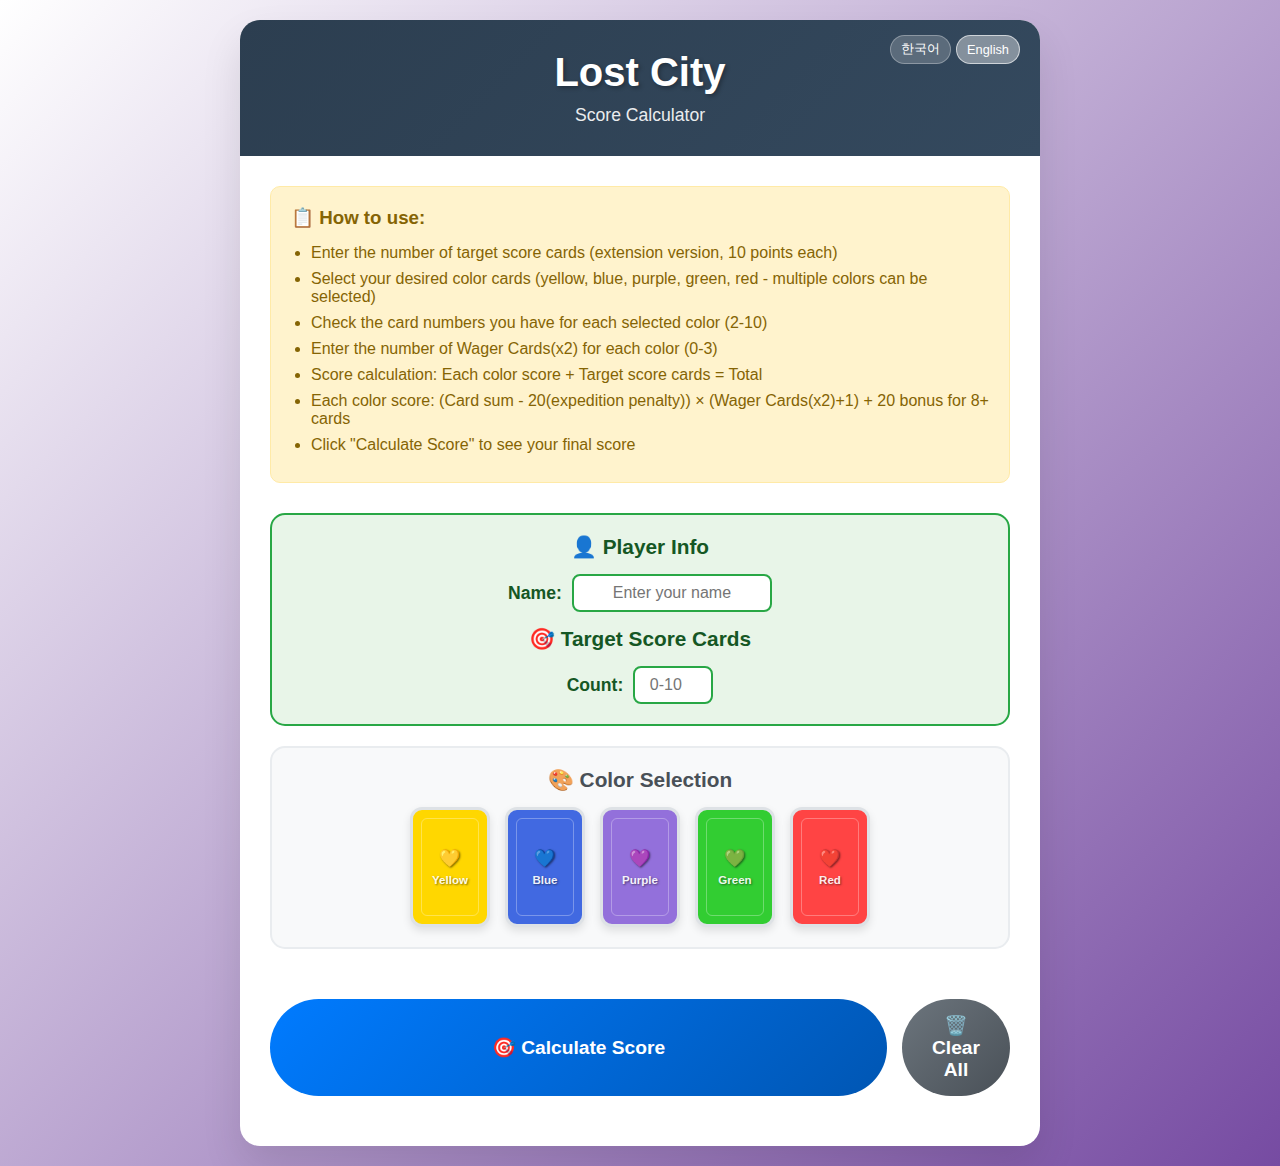
<file: index.html>
<!DOCTYPE html>
<html lang="en">
<head>
    <meta charset="UTF-8">
    <meta name="viewport" content="width=device-width, initial-scale=1.0">
    <title>로스트시티 점수 계산기</title>
    <style>
    * {
        margin: 0;
        padding: 0;
        box-sizing: border-box;
    }

    body {
        font-family: 'Segoe UI', Tahoma, Geneva, Verdana, sans-serif;
        background: linear-gradient(135deg, white 0%, #764ba2 100%);
        min-height: 100vh;
        padding: 20px;
    }

    .container {
        max-width: 800px;
        margin: 0 auto;
        background: white;
        border-radius: 20px;
        box-shadow: 0 20px 40px rgba(0,0,0,0.1);
        overflow: hidden;
    }

    .header {
        background: linear-gradient(135deg, #2c3e50 0%, #34495e 100%);
        color: white;
        padding: 30px;
        text-align: center;
        position: relative;
    }

    .language-toggle {
        position: absolute;
        top: 15px;
        right: 20px;
        display: flex;
        gap: 5px;
    }

    .lang-btn {
        background: rgba(255, 255, 255, 0.2);
        color: white;
        border: 1px solid rgba(255, 255, 255, 0.3);
        padding: 5px 10px;
        border-radius: 15px;
        font-size: 0.8em;
        cursor: pointer;
        transition: all 0.3s ease;
    }

    .lang-btn:hover {
        background: rgba(255, 255, 255, 0.3);
    }

    .lang-btn.active {
        background: rgba(255, 255, 255, 0.4);
        border-color: rgba(255, 255, 255, 0.6);
    }

    .header h1 {
        font-size: 2.5em;
        margin-bottom: 10px;
        text-shadow: 2px 2px 4px rgba(0,0,0,0.3);
    }

    .header p {
        font-size: 1.1em;
        opacity: 0.9;
    }

    .content {
        padding: 30px;
    }

    .instructions {
        background: #fff3cd;
        border: 1px solid #ffeaa7;
        border-radius: 10px;
        padding: 20px;
        margin-bottom: 30px;
    }

    .instructions h3 {
        color: #856404;
        margin-bottom: 15px;
    }

    .instructions ul {
        color: #856404;
        padding-left: 20px;
    }

    .instructions li {
        margin-bottom: 8px;
    }

    .bonus-cards-section {
        background: #e8f5e8;
        border: 2px solid #28a745;
        border-radius: 15px;
        padding: 20px;
        margin-bottom: 20px;
    }

    .bonus-cards-section h3 {
        color: #155724;
        margin-bottom: 15px;
        text-align: center;
        font-size: 1.3em;
    }

    .bonus-input {
        display: flex;
        align-items: center;
        justify-content: center;
        gap: 10px;
    }

    .bonus-input label {
        font-weight: 600;
        color: #155724;
        font-size: 1.1em;
    }

    .bonus-input input {
        padding: 8px 12px;
        border: 2px solid #28a745;
        border-radius: 8px;
        font-size: 16px;
        text-align: center;
        transition: border-color 0.3s ease;
    }

    .bonus-input input[type="number"] {
        width: 5rem;
    }

    .bonus-input input[type="text"] {
        width: 200px;
    }

    .bonus-input input:focus {
        outline: none;
        border-color: #007bff;
        box-shadow: 0 0 0 3px rgba(0,123,255,0.1);
    }

    .color-selector {
        background: #f8f9fa;
        border: 2px solid #e9ecef;
        border-radius: 15px;
        padding: 20px;
        margin-bottom: 20px;
        text-align: center;
    }

    .color-selector h3 {
        color: #495057;
        margin-bottom: 15px;
        font-size: 1.3em;
    }

    .color-buttons {
        display: flex;
        justify-content: center;
        gap: 15px;
        flex-wrap: wrap;
    }

    .color-btn {
        width: 80px;
        height: 120px;
        border: 3px solid #dee2e6;
        border-radius: 12px;
        font-size: 0.9em;
        font-weight: 600;
        cursor: pointer;
        transition: all 0.3s ease;
        color: white;
        text-shadow: 1px 1px 2px rgba(0,0,0,0.5);
        display: flex;
        flex-direction: column;
        align-items: center;
        justify-content: center;
        position: relative;
        box-shadow: 0 4px 8px rgba(0,0,0,0.1);
    }

    .color-btn:hover {
        transform: translateY(-3px) rotate(2deg);
        box-shadow: 0 8px 16px rgba(0,0,0,0.2);
        border-color: #655b00;
    }

    .color-btn.active {
        border-color: #000000;
        box-shadow: 0 0 0 3px rgba(69, 67, 24, 0.3), 0 8px 16px rgba(221, 226, 175, 0.2);
        transform: translateY(-3px) rotate(-2deg) scale(1.05);
    }

    .color-btn::before {
        content: '';
        position: absolute;
        top: 8px;
        left: 8px;
        right: 8px;
        bottom: 8px;
        border: 1px solid rgba(255,255,255,0.3);
        border-radius: 6px;
        pointer-events: none;
    }

    .color-btn .card-number {
        font-size: 1.2em;
        font-weight: bold;
        margin-bottom: 5px;
    }

    .color-btn .card-suit {
        font-size: 0.8em;
        opacity: 0.9;
    }

    .card-inputs {
        display: grid;
        grid-template-columns: 1fr;
        gap: 20px;
        margin-bottom: 30px;
    }

    .expedition {
        background: #f8f9fa;
        border-radius: 15px;
        padding: 20px;
        border: 2px solid #e9ecef;
        transition: all 0.3s ease;
    }

    .expedition:hover {
        border-color: #007bff;
        transform: translateY(-2px);
        box-shadow: 0 5px 15px rgba(0,0,0,0.1);
    }

    .expedition h3 {
        color: #495057;
        margin-bottom: 20px;
        text-align: center;
        font-size: 1.3em;
    }

    .investment-input {
        display: flex;
        align-items: center;
        justify-content: center;
        gap: 10px;
        margin-top: 15px;
    }

    .investment-input label {
        font-weight: 600;
        color: #495057;
    }

    .investment-input input {
        width: 5rem;
        padding: 8px 12px;
        border: 2px solid #dee2e6;
        border-radius: 8px;
        font-size: 16px;
        text-align: center;
        transition: border-color 0.3s ease;
    }

    .card-checkboxes {
        display: grid;
        grid-template-columns: repeat(5, 1fr);
        gap: 8px;
        margin-bottom: 15px;
    }

    .card-checkbox {
        display: flex;
        flex-direction: column;
        align-items: center;
        gap: 5px;
    }

    .card-checkbox input[type="checkbox"] {
        width: 20px;
        height: 20px;
        cursor: pointer;
    }

    .card-checkbox label {
        font-size: 0.9em;
        font-weight: 600;
        color: #495057;
        text-align: center;
        cursor: pointer;
    }

    .button-group {
        display: flex;
        gap: 15px;
        margin-bottom: 20px;
    }

    .calculate-btn {
        background: linear-gradient(135deg, #007bff 0%, #0056b3 100%);
        color: white;
        border: none;
        padding: 15px 30px;
        font-size: 1.2em;
        border-radius: 50px;
        cursor: pointer;
        transition: all 0.3s ease;
        width: 100%;
        font-weight: 600;
    }

    .calculate-btn:hover {
        transform: translateY(-2px);
        box-shadow: 0 10px 25px rgba(0,123,255,0.3);
    }

    .calculate-btn:active {
        transform: translateY(0);
    }

    .clear-btn {
        background: linear-gradient(135deg, #6c757d 0%, #495057 100%);
        color: white;
        border: none;
        padding: 15px 30px;
        font-size: 1.2em;
        border-radius: 50px;
        cursor: pointer;
        transition: all 0.3s ease;
        flex: 1;
        font-weight: 600;
    }

    .clear-btn:hover {
        transform: translateY(-2px);
        box-shadow: 0 10px 25px rgba(108,117,125,0.3);
    }

    .clear-btn:active {
        transform: translateY(0);
    }

    .error {
        background: #f8d7da;
        border: 1px solid #f5c6cb;
        color: #721c24;
        padding: 15px;
        border-radius: 10px;
        margin-top: 20px;
        display: none;
    }

    .error.show {
        display: block;
    }

    .results {
        background: #e8f5e8;
        border: 2px solid #28a745;
        border-radius: 15px;
        padding: 20px;
        margin-top: 20px;
        display: none;
    }

    .results.show {
        display: block;
        animation: slideIn 0.5s ease;
    }

    @keyframes slideIn {
        from {
            opacity: 0;
            transform: translateY(-20px);
        }
        to {
            opacity: 1;
            transform: translateY(0);
        }
    }

    .score-breakdown {
        margin-top: 15px;
    }

    .score-item {
        display: flex;
        justify-content: space-between;
        padding: 8px 0;
        border-bottom: 1px solid #c3e6c3;
    }

    .score-item:last-child {
        border-bottom: none;
    }

    .total-score {
        font-size: 1.5em;
        font-weight: bold;
        color: #155724;
        text-align: center;
        margin-top: 15px;
        padding: 15px;
        background: #d4edda;
        border-radius: 10px;
    }

    .leaderboard {
        background: #fff9e6;
        border: 2px solid #ffd700;
        border-radius: 15px;
        padding: 20px;
        margin-top: 20px;
    }

    .leaderboard h3 {
        color: #856404;
        margin: 0;
        font-size: 1.3em;
    }

    .clear-history-btn {
        background: #dc3545;
        color: white;
        border: none;
        padding: 8px 16px;
        border-radius: 8px;
        cursor: pointer;
        font-size: 0.9em;
        transition: all 0.3s ease;
    }

    .clear-history-btn:hover {
        background: #c82333;
        transform: translateY(-2px);
    }

    .leaderboard-list {
        margin-top: 15px;
    }

    .leaderboard-item {
        display: grid;
        grid-template-columns: 40px 1fr 80px 120px;
        gap: 10px;
        padding: 12px;
        background: white;
        border-radius: 8px;
        margin-bottom: 8px;
        align-items: center;
        transition: all 0.3s ease;
        border: 2px solid transparent;
    }

    .leaderboard-item:hover {
        transform: translateX(5px);
        border-color: #ffd700;
        box-shadow: 0 2px 8px rgba(255, 215, 0, 0.3);
    }

    .leaderboard-item.rank-1 {
        background: linear-gradient(135deg, #ffd700 0%, #ffed4e 100%);
        border-color: #d4af37;
    }

    .leaderboard-item.rank-2 {
        background: linear-gradient(135deg, #c0c0c0 0%, #e8e8e8 100%);
        border-color: #a8a8a8;
    }

    .leaderboard-item.rank-3 {
        background: linear-gradient(135deg, #cd7f32 0%, #e89e6d 100%);
        border-color: #b5692d;
    }

    .rank-number {
        font-size: 1.4em;
        font-weight: bold;
        color: #495057;
        text-align: center;
    }

    .rank-1 .rank-number {
        color: #b8860b;
    }

    .rank-2 .rank-number {
        color: #6c757d;
    }

    .rank-3 .rank-number {
        color: #8b4513;
    }

    .player-name {
        font-weight: 600;
        color: #495057;
        overflow: hidden;
        text-overflow: ellipsis;
        white-space: nowrap;
    }

    .rank-1 .player-name {
        color: #7d5f00;
    }

    .rank-2 .player-name {
        color: #495057;
    }

    .rank-3 .player-name {
        color: #6d3410;
    }

    .score-value {
        font-size: 1.2em;
        font-weight: bold;
        color: #28a745;
        text-align: right;
    }

    .rank-1 .score-value {
        color: #7d5f00;
    }

    .rank-2 .score-value {
        color: #495057;
    }

    .rank-3 .score-value {
        color: #6d3410;
    }

    .timestamp {
        font-size: 0.85em;
        color: #6c757d;
        text-align: right;
    }

    /* Responsive Design */
    @media (max-width: 768px) {
        .card-checkboxes {
            grid-template-columns: repeat(3, 1fr);
            gap: 12px;
        }
        
        .header h1 {
            font-size: 2em;
        }
        
        .content {
            padding: 20px;
        }
        
        .expedition {
            padding: 15px;
        }
        
        .card-checkbox label {
            font-size: 0.8em;
        }

        .leaderboard-item {
            grid-template-columns: 30px 1fr 70px;
            gap: 8px;
        }

        .timestamp {
            display: none;
        }
    }

    @media (max-width: 480px) {
        .card-checkboxes {
            grid-template-columns: repeat(2, 1fr);
            gap: 15px;
        }
        
        .header h1 {
            font-size: 1.8em;
        }
        
        .container {
            margin: 10px;
        }
    }
    </style>
</head>
<body>
    <div class="container">
        <div class="header">
            <div class="language-toggle">
                <button class="lang-btn" id="lang-kr">한국어</button>
                <button class="lang-btn" id="lang-en">English</button>
            </div>
            <h1 data-kr="로스트시티" data-en="Lost City">로스트시티</h1>
            <p data-kr="점수 계산" data-en="Score Calculator">점수 계산</p>
        </div>
        <!--TODO 한국어변환 -->
        <div class="content">
            <div class="instructions">
                <h3 data-kr="📋 사용법:" data-en="📋 How to use:">📋 사용법:</h3>
                <ul>
                    <li data-kr="목표점수 카드 개수를 입력하세요 (확장판, 개당 10점)" data-en="Enter the number of target score cards (extension version, 10 points each)">목표점수 카드 개수를 입력하세요 (색상과 무관한 별개 카드, 개당 10점)</li>
                    <li data-kr="원하는 색상 카드들을 선택하세요 (노랑, 파랑, 보라, 초록, 빨강 중 여러 색상 동시 선택 가능)" data-en="Select your desired color cards (yellow, blue, purple, green, red - multiple colors can be selected)">원하는 색상 카드들을 선택하세요 (노랑, 파랑, 보라, 초록, 빨강 중 여러 색상 동시 선택 가능)</li>
                    <li data-kr="선택한 각 색상의 카드 번호를 체크하세요 (2-10)" data-en="Check the card numbers you have for each selected color (2-10)">선택한 각 색상의 카드 번호를 체크하세요 (2-10)</li>
                    <li data-kr="각 색상의 연구 카드(x2) 개수를 입력하세요 (0-3)" data-en="Enter the number of Wager Cards(x2) for each color (0-3)">각 색상의 연구 카드(Wager Cards(x2)) 개수를 입력하세요 (0-3)</li>
                    <li data-kr="점수 계산: 각 색상별 점수 + 목표점수 카드 점수 = 총점" data-en="Score calculation: Each color score + Target score cards = Total">점수 계산: 각 색상별 점수 + 목표점수 카드 점수 = 총점</li>
                    <li data-kr="각 색상 점수: (카드 합계 - 20(탐험 페널티)) × (연구카드+1) + 8장 이상 보너스 20점" data-en="Each color score: (Card sum - 20(expedition penalty)) × (Wager Cards(x2)+1) + 20 bonus for 8+ cards">각 색상 점수: 카드 합계 - 20(탐험 페널티) × (연구카드+1) + 8장 이상 보너스 20점</li>
                    <li data-kr="&quot;점수 계산&quot; 버튼을 클릭하여 최종 점수를 확인하세요" data-en="Click &quot;Calculate Score&quot; to see your final score">&quot;점수 계산&quot; 버튼을 클릭하여 최종 점수를 확인하세요</li>
                </ul>
            </div>

            <div class="bonus-cards-section">
                <h3 data-kr="👤 플레이어 정보" data-en="👤 Player Info">👤 플레이어 정보</h3>
                <div class="bonus-input" style="margin-bottom: 15px;">
                    <label for="player-name" data-kr="이름:" data-en="Name:">이름:</label>
                    <input type="text" id="player-name" placeholder="이름을 입력하세요">
                </div>
                <h3 data-kr="🎯 목표점수 카드" data-en="🎯 Target Score Cards">🎯 목표점수 카드</h3>
                <div class="bonus-input">
                    <label for="target-cards" data-kr="개수:" data-en="Count:">개수:</label>
                    <input type="number" id="target-cards" min="0" max="10" placeholder="0-10">
                </div>
            </div>

            <div class="color-selector">
                <h3 data-kr="🎨 색상 선택" data-en="🎨 Color Selection">🎨 색상 선택</h3>
                <div class="color-buttons">
                    <button class="color-btn" data-color="yellow" style="background-color: #ffd700;">
                        <div class="card-number">💛</div>
                        <div class="card-suit" data-kr="노랑" data-en="Yellow">노랑</div>
                    </button>
                    <button class="color-btn" data-color="blue" style="background-color: #4169e1;">
                        <div class="card-number">💙</div>
                        <div class="card-suit" data-kr="파랑" data-en="Blue">파랑</div>
                    </button>
                    <button class="color-btn" data-color="purple" style="background-color: #9370db;">
                        <div class="card-number">💜</div>
                        <div class="card-suit" data-kr="보라" data-en="Purple">보라</div>
                    </button>
                    <button class="color-btn" data-color="green" style="background-color: #32cd32;">
                        <div class="card-number">💚</div>
                        <div class="card-suit" data-kr="초록" data-en="Green">초록</div>
                    </button>
                    <button class="color-btn" data-color="red" style="background-color: #ff4444;">
                        <div class="card-number">❤️</div>
                        <div class="card-suit" data-kr="빨강" data-en="Red">빨강</div>
                    </button>
                </div>
            </div>


            <div class="card-inputs">
                
                <div class="expedition" data-color="yellow" style="display: none;">
                    <h3 data-kr="💛 노랑 탐험" data-en="💛 Yellow Expedition">💛 Yellow Expedition</h3>
                    <div class="investment-input">
                        <label for="yellow-wager" data-kr="연구 카드(x2):" data-en="Wager Cards(x2):">연구 카드(x2):</label>
                        <input type="number" id="yellow-wager" min="0" max="3" placeholder="0-3">
                    </div>
                    <div class="card-checkboxes">
                        <div class="card-checkbox">
                            <input type="checkbox" id="yellow-2" value="2">
                            <label for="yellow-2">2</label>
                        </div>
                        <div class="card-checkbox">
                            <input type="checkbox" id="yellow-3" value="3">
                            <label for="yellow-3">3</label>
                        </div>
                        <div class="card-checkbox">
                            <input type="checkbox" id="yellow-4" value="4">
                            <label for="yellow-4">4</label>
                        </div>
                        <div class="card-checkbox">
                            <input type="checkbox" id="yellow-5" value="5">
                            <label for="yellow-5">5</label>
                        </div>
                        <div class="card-checkbox">
                            <input type="checkbox" id="yellow-6" value="6">
                            <label for="yellow-6">6</label>
                        </div>
                        <div class="card-checkbox">
                            <input type="checkbox" id="yellow-7" value="7">
                            <label for="yellow-7">7</label>
                        </div>
                        <div class="card-checkbox">
                            <input type="checkbox" id="yellow-8" value="8">
                            <label for="yellow-8">8</label>
                        </div>
                        <div class="card-checkbox">
                            <input type="checkbox" id="yellow-9" value="9">
                            <label for="yellow-9">9</label>
                        </div>
                        <div class="card-checkbox">
                            <input type="checkbox" id="yellow-10" value="10">
                            <label for="yellow-10">10</label>
                        </div>
                    </div>
                </div>
                <div class="expedition" data-color="blue" style="display: none;">
                    <h3 data-kr="💙 파랑 탐험" data-en="💙 Blue Expedition">💙 Blue Expedition</h3>
                    <div class="investment-input">
                        <label for="blue-wager" data-kr="연구 카드(x2):" data-en="Wager Cards(x2):">연구 카드(x2):</label>
                            <input type="number" id="blue-wager" min="0" max="3" placeholder="0-3">
                    </div>
                    <div class="card-checkboxes">
                        <div class="card-checkbox">
                            <input type="checkbox" id="blue-2" value="2">
                            <label for="blue-2">2</label>
                        </div>
                        <div class="card-checkbox">
                            <input type="checkbox" id="blue-3" value="3">
                            <label for="blue-3">3</label>
                        </div>
                        <div class="card-checkbox">
                            <input type="checkbox" id="blue-4" value="4">
                            <label for="blue-4">4</label>
                        </div>
                        <div class="card-checkbox">
                            <input type="checkbox" id="blue-5" value="5">
                            <label for="blue-5">5</label>
                        </div>
                        <div class="card-checkbox">
                            <input type="checkbox" id="blue-6" value="6">
                            <label for="blue-6">6</label>
                        </div>
                        <div class="card-checkbox">
                            <input type="checkbox" id="blue-7" value="7">
                            <label for="blue-7">7</label>
                        </div>
                        <div class="card-checkbox">
                            <input type="checkbox" id="blue-8" value="8">
                            <label for="blue-8">8</label>
                        </div>
                        <div class="card-checkbox">
                            <input type="checkbox" id="blue-9" value="9">
                            <label for="blue-9">9</label>
                        </div>
                        <div class="card-checkbox">
                            <input type="checkbox" id="blue-10" value="10">
                            <label for="blue-10">10</label>
                        </div>
                    </div>
                </div>

                <div class="expedition" data-color="purple" style="display: none;">
                    <h3 data-kr="💜 보라 탐험" data-en="💜 Purple Expedition">💜 Purple Expedition</h3>
                    <div class="investment-input">
                        <label for="purple-wager" data-kr="연구 카드(x2):" data-en="Wager Cards(x2):">연구 카드(x2):</label>
                        <input type="number" id="purple-wager" min="0" max="3" placeholder="0-3">
                    </div>
                    <div class="card-checkboxes">
                        <div class="card-checkbox">
                            <input type="checkbox" id="purple-2" value="2">
                            <label for="purple-2">2</label>
                        </div>
                        <div class="card-checkbox">
                            <input type="checkbox" id="purple-3" value="3">
                            <label for="purple-3">3</label>
                        </div>
                        <div class="card-checkbox">
                            <input type="checkbox" id="purple-4" value="4">
                            <label for="purple-4">4</label>
                        </div>
                        <div class="card-checkbox">
                            <input type="checkbox" id="purple-5" value="5">
                            <label for="purple-5">5</label>
                        </div>
                        <div class="card-checkbox">
                            <input type="checkbox" id="purple-6" value="6">
                            <label for="purple-6">6</label>
                        </div>
                        <div class="card-checkbox">
                            <input type="checkbox" id="purple-7" value="7">
                            <label for="purple-7">7</label>
                        </div>
                        <div class="card-checkbox">
                            <input type="checkbox" id="purple-8" value="8">
                            <label for="purple-8">8</label>
                        </div>
                        <div class="card-checkbox">
                            <input type="checkbox" id="purple-9" value="9">
                            <label for="purple-9">9</label>
                        </div>
                        <div class="card-checkbox">
                            <input type="checkbox" id="purple-10" value="10">
                            <label for="purple-10">10</label>
                        </div>
                    </div>
                </div>

                <div class="expedition" data-color="green" style="display: none;">
                    <h3 data-kr="💚 초록 탐험" data-en="💚 Green Expedition">💚 Green Expedition</h3>
                    <div class="investment-input">
                        <label for="green-wager" data-kr="연구 카드(x2):" data-en="Wager Cards(x2):">연구 카드(x2):</label>
                            <input type="number" id="green-wager" min="0" max="3" placeholder="0-3">
                    </div>
                    <div class="card-checkboxes">
                        <div class="card-checkbox">
                            <input type="checkbox" id="green-2" value="2">
                            <label for="green-2">2</label>
                        </div>
                        <div class="card-checkbox">
                            <input type="checkbox" id="green-3" value="3">
                            <label for="green-3">3</label>
                        </div>
                        <div class="card-checkbox">
                            <input type="checkbox" id="green-4" value="4">
                            <label for="green-4">4</label>
                        </div>
                        <div class="card-checkbox">
                            <input type="checkbox" id="green-5" value="5">
                            <label for="green-5">5</label>
                        </div>
                        <div class="card-checkbox">
                            <input type="checkbox" id="green-6" value="6">
                            <label for="green-6">6</label>
                        </div>
                        <div class="card-checkbox">
                            <input type="checkbox" id="green-7" value="7">
                            <label for="green-7">7</label>
                        </div>
                        <div class="card-checkbox">
                            <input type="checkbox" id="green-8" value="8">
                            <label for="green-8">8</label>
                        </div>
                        <div class="card-checkbox">
                            <input type="checkbox" id="green-9" value="9">
                            <label for="green-9">9</label>
                        </div>
                        <div class="card-checkbox">
                            <input type="checkbox" id="green-10" value="10">
                            <label for="green-10">10</label>
                        </div>
                    </div>
                </div>

                <div class="expedition" data-color="red" style="display: none;">
                    <h3 data-kr="❤️ 빨강 탐험" data-en="❤️ Red Expedition">❤️ Red Expedition</h3>
                    <div class="investment-input">
                        <label for="red-wager" data-kr="연구 카드(x2):" data-en="Wager Cards(x2):">연구 카드(x2):</label>
                        <input type="number" id="red-wager" min="0" max="3" placeholder="0-3">
                    </div>
                    <div class="card-checkboxes">
                        <div class="card-checkbox">
                            <input type="checkbox" id="red-2" value="2">
                            <label for="red-2">2</label>
                        </div>
                        <div class="card-checkbox">
                            <input type="checkbox" id="red-3" value="3">
                            <label for="red-3">3</label>
                        </div>
                        <div class="card-checkbox">
                            <input type="checkbox" id="red-4" value="4">
                            <label for="red-4">4</label>
                        </div>
                        <div class="card-checkbox">
                            <input type="checkbox" id="red-5" value="5">
                            <label for="red-5">5</label>
                        </div>
                        <div class="card-checkbox">
                            <input type="checkbox" id="red-6" value="6">
                            <label for="red-6">6</label>
                        </div>
                        <div class="card-checkbox">
                            <input type="checkbox" id="red-7" value="7">
                            <label for="red-7">7</label>
                        </div>
                        <div class="card-checkbox">
                            <input type="checkbox" id="red-8" value="8">
                            <label for="red-8">8</label>
                        </div>
                        <div class="card-checkbox">
                            <input type="checkbox" id="red-9" value="9">
                            <label for="red-9">9</label>
                        </div>
                        <div class="card-checkbox">
                            <input type="checkbox" id="red-10" value="10">
                            <label for="red-10">10</label>
                        </div>
                    </div>
                </div>

            </div>

            <div class="button-group">
                <button class="calculate-btn" onclick="calculateScore()" data-kr="🎯 점수 계산" data-en="🎯 Calculate Score">🎯 점수 계산</button>
                <button class="clear-btn" onclick="clearAll()" data-kr="🗑️ 리셋" data-en="🗑️ Clear All">🗑️ 리셋</button>
            </div>

            <div class="error" id="error-message"></div>

            <div class="results" id="results">
                <h3 data-kr="📊 점수 상세" data-en="📊 Score Breakdown">📊 점수 상세</h3>
                <div class="score-breakdown" id="score-breakdown"></div>
                <div class="total-score" id="total-score"></div>
            </div>
            
            <div class="leaderboard" id="leaderboard" style="display: none;">
                <div style="display: flex; justify-content: space-between; align-items: center; margin-bottom: 15px;">
                    <h3 data-kr="🏆 점수 기록" data-en="🏆 Leaderboard">🏆 점수 기록</h3>
                    <button class="clear-history-btn" onclick="clearHistory()" data-kr="기록 삭제" data-en="Clear">기록 삭제</button>
                </div>
                <div class="leaderboard-list" id="leaderboard-list"></div>
            </div>
        </div>
    </div>

    <script>
        // Global variables
        let selectedColors = [];
        let currentLanguage = 'kr';
        let scoreHistory = [];

        // Language detection and initialization
        function detectLanguage() {
            const browserLang = navigator.language || navigator.userLanguage;
            currentLanguage = browserLang.startsWith('ko') ? 'kr' : 'en';
            setLanguage(currentLanguage);
        }

        // Set language for all elements
        function setLanguage(lang) {
            currentLanguage = lang;
            
            // Update all elements with language attributes
            document.querySelectorAll('[data-kr][data-en]').forEach(element => {
                element.textContent = element.getAttribute(`data-${lang}`);
            });
            
            // Update player name input placeholder
            const playerNameInput = document.getElementById('player-name');
            if (playerNameInput) {
                playerNameInput.placeholder = lang === 'kr' ? '이름을 입력하세요' : 'Enter your name';
            }
            
            // Update language button active state
            document.querySelectorAll('.lang-btn').forEach(btn => btn.classList.remove('active'));
            document.getElementById(`lang-${lang}`).classList.add('active');
            
            // Re-render leaderboard if it exists
            if (scoreHistory.length > 0) {
                displayLeaderboard();
            }
        }

        // Switch language
        function switchLanguage(lang) {
            setLanguage(lang);
        }

        // Color selection (multi-select)
        function selectColor(color) {
            const colorIndex = selectedColors.indexOf(color);
            
            if (colorIndex === -1) {
                // Add color
                selectedColors.push(color);
                document.querySelector(`[data-color="${color}"]`).classList.add('active');
                document.querySelector(`.expedition[data-color="${color}"]`).style.display = 'block';
            } else {
                // Remove color
                selectedColors.splice(colorIndex, 1);
                document.querySelector(`[data-color="${color}"]`).classList.remove('active');
                document.querySelector(`.expedition[data-color="${color}"]`).style.display = 'none';
            }
        }

        // Calculate score
        function calculateScore() {
            // Hide previous results and errors
            document.getElementById('results').classList.remove('show');
            document.getElementById('error-message').classList.remove('show');

            // Check if at least one color is selected
            if (selectedColors.length === 0) {
                const errorMsg = currentLanguage === 'kr' ? 
                    '최소 하나의 색상을 선택해주세요.' : 
                    'Please select at least one color.';
                showError(errorMsg);
                return;
            }

            // Get target score cards
            const targetCards = parseInt(document.getElementById('target-cards').value) || 0;

            // Prepare expeditions data
            const expeditions = [];
            const colorNames = { red: '❤️', yellow: '💛', green: '💚', blue: '💙', purple: '💜' };
            
            for (let color of selectedColors) {
                const wagerCards = parseInt(document.getElementById(`${color}-wager`).value) || 0;
                expeditions.push({
                    name: colorNames[color],
                    color: color,
                    wagerCards: wagerCards
                });
            }

            // Validate wager cards
            for (let exp of expeditions) {
                if (exp.wagerCards < 0 || exp.wagerCards > 3) {
                    const errorMsg = currentLanguage === 'kr' ? 
                        `${exp.name} 탐험의 연구 카드 개수가 잘못되었습니다. 0-3 사이의 값을 입력해주세요.` :
                        `Invalid Wager Cards for ${exp.name} expedition. Must be 0-3.`;
                    showError(errorMsg);
                    return;
                }
            }

            // Check if each selected color has cards or wager cards
            for (let exp of expeditions) {
                let hasCards = false;
                for (let i = 2; i <= 10; i++) {
                    const checkbox = document.getElementById(`${exp.color}-${i}`);
                    if (checkbox && checkbox.checked) {
                        hasCards = true;
                        break;
                    }
                }
                
                if (!hasCards && exp.wagerCards === 0) {
                    const errorMsg = currentLanguage === 'kr' ? 
                        `${exp.name} 탐험에 카드나 연구카드가 선택되지 않았습니다.` :
                        `No cards or Wager Cards selected for ${exp.name} expedition.`;
                    showError(errorMsg);
                    return;
                }
            }

            // Calculate scores
            let totalScore = 0;
            let breakdown = [];

            for (let exp of expeditions) {
                let expeditionScore = 0;
                let cardCount = 0;
                let cardSum = 0;
                
                // Get checked cards
                const checkedCards = [];
                for (let i = 2; i <= 10; i++) {
                    const checkbox = document.getElementById(`${exp.color}-${i}`);
                    if (checkbox && checkbox.checked) {
                        checkedCards.push(i);
                        cardCount++;
                        cardSum += i;
                    }
                }
                
                if (cardCount > 0) {
                    // Lost Cities scoring formula:
                    // 1. Sum of card values
                    expeditionScore = cardSum;
                    
                    // 2. Expedition penalty -20
                    expeditionScore -= 20;
                    
                    // 3. Apply wager card multiplier (wager cards + 1)
                    if (exp.wagerCards > 0) {
                        expeditionScore *= (exp.wagerCards + 1);
                    }
                    
                    // 4. Bonus +20 for 8+ cards (including wager cards)
                    if (cardCount + exp.wagerCards >= 8) {
                        expeditionScore += 20;
                    }
                } else if (exp.wagerCards > 0) {
                    // Only wager cards, no number cards:
                    // Each wager card costs -20, then apply multiplier
                    expeditionScore = -20 * exp.wagerCards;
                    expeditionScore *= (exp.wagerCards + 1);
                }

                breakdown.push({
                    name: exp.name,
                    cards: cardCount,
                    cardSum: cardSum,
                    wagerCards: exp.wagerCards,
                    score: expeditionScore
                });

                totalScore += expeditionScore;
            }

            // Calculate target score cards (independent of colors, 10 points each)
            const targetScore = targetCards * 10;
            
            // Total calculation: all expedition scores + target score cards
            const expeditionTotal = totalScore;
            const finalTotal = expeditionTotal + targetScore;

            // Display results
            displayResults(breakdown, expeditionTotal, targetCards, targetScore, finalTotal);
        }

        // Display results
        function displayResults(breakdown, expeditionTotal, targetCards, targetScore, finalTotal) {
            const breakdownDiv = document.getElementById('score-breakdown');
            const totalDiv = document.getElementById('total-score');
            
            let breakdownHTML = '';
            
            for (let exp of breakdown) {
                if (exp.cards > 0 || exp.wagerCards > 0) {
                    let bonusText = '';
                    if (exp.cards + exp.wagerCards >= 8) {
                        bonusText = currentLanguage === 'kr' ? ' + 20 보너스' : ' + 20 bonus';
                    }
                    
                    const expeditionName = currentLanguage === 'kr' ? 
                        `${exp.name} 탐험` : 
                        `${exp.name} Expedition`;
                    const cardsText = currentLanguage === 'kr' ? '카드' : 'cards';
                    const sumText = currentLanguage === 'kr' ? '합계' : 'sum';
                    const penaltyText = currentLanguage === 'kr' ? '페널티' : 'penalty';
                    const wagerText = currentLanguage === 'kr' ? '연구카드' : 'wager';
                    
                    breakdownHTML += `
                        <div class="score-item">
                            <span><strong>${expeditionName}:</strong> ${exp.cards} ${cardsText} (${sumText}: ${exp.cardSum}) - 20 ${penaltyText}${exp.wagerCards > 0 ? ` × ${exp.wagerCards + 1} (${wagerText})` : ''}${bonusText}</span>
                            <span>${exp.score} pts</span>
                        </div>
                    `;
                }
            }

            // Show expedition total
            const expeditionText = currentLanguage === 'kr' ? '색상별 점수 합계' : 'Expedition Scores Total';
            breakdownHTML += `
                <div class="score-item" style="border-top: 2px solid #28a745; margin-top: 10px; padding-top: 10px;">
                    <span><strong>${expeditionText}:</strong></span>
                    <span>${expeditionTotal} pts</span>
                </div>
            `;

            // Show target score cards if any
            if (targetCards > 0) {
                const targetText = currentLanguage === 'kr' ? '목표점수 카드 (색상과 별개)' : 'Target Score Cards (Independent)';
                const targetDesc = currentLanguage === 'kr' ? `${targetCards}개 × 10점` : `${targetCards} × 10 points`;
                breakdownHTML += `
                    <div class="score-item">
                        <span><strong>${targetText}:</strong> ${targetDesc}</span>
                        <span>${targetScore} pts</span>
                    </div>
                `;
            }

            breakdownDiv.innerHTML = breakdownHTML;
            const totalText = currentLanguage === 'kr' ? '최종 총점' : 'Final Total Score';
            totalDiv.innerHTML = `🏆 ${totalText}: ${finalTotal} points`;
            
            // Add to history
            const playerName = document.getElementById('player-name').value.trim() || 
                            (currentLanguage === 'kr' ? '익명' : 'Anonymous');
            addToHistory(playerName, finalTotal);
            
            document.getElementById('results').classList.add('show');
        }

        // Add score to history
        function addToHistory(playerName, score) {
            const now = new Date();
            const timestamp = now.toLocaleTimeString(currentLanguage === 'kr' ? 'ko-KR' : 'en-US', {
                hour: '2-digit',
                minute: '2-digit'
            });
            
            scoreHistory.push({
                player: playerName,
                score: score,
                timestamp: timestamp,
                rawTime: now.getTime()
            });
            
            // Sort by score (highest first), then by time (earliest first for ties)
            scoreHistory.sort((a, b) => {
                if (b.score !== a.score) {
                    return b.score - a.score;
                }
                return a.rawTime - b.rawTime;
            });
            
            // Keep only top 10
            if (scoreHistory.length > 10) {
                scoreHistory = scoreHistory.slice(0, 10);
            }
            
            displayLeaderboard();
        }

        // Display leaderboard
        function displayLeaderboard() {
            if (scoreHistory.length === 0) {
                document.getElementById('leaderboard').style.display = 'none';
                return;
            }
            
            const leaderboardList = document.getElementById('leaderboard-list');
            let html = '';
            
            scoreHistory.forEach((entry, index) => {
                const rank = index + 1;
                const rankClass = rank <= 3 ? `rank-${rank}` : '';
                const medal = rank === 1 ? '🥇' : rank === 2 ? '🥈' : rank === 3 ? '🥉' : '';
                
                html += `
                    <div class="leaderboard-item ${rankClass}">
                        <div class="rank-number">${medal || rank}</div>
                        <div class="player-name">${entry.player}</div>
                        <div class="score-value">${entry.score}</div>
                        <div class="timestamp">${entry.timestamp}</div>
                    </div>
                `;
            });
            
            leaderboardList.innerHTML = html;
            document.getElementById('leaderboard').style.display = 'block';
        }

        // Clear history
        function clearHistory() {
            if (confirm(currentLanguage === 'kr' ? 
                '모든 점수 기록을 삭제하시겠습니까?' : 
                'Are you sure you want to clear all score history?')) {
                scoreHistory = [];
                document.getElementById('leaderboard').style.display = 'none';
            }
        }

        // Show error message
        function showError(message) {
            const errorDiv = document.getElementById('error-message');
            errorDiv.textContent = message;
            errorDiv.classList.add('show');
        }

        // Clear all inputs
        function clearAll() {
            // Clear all checkboxes
            document.querySelectorAll('input[type="checkbox"]').forEach(checkbox => {
                checkbox.checked = false;
            });
            
            // Clear all number inputs
            document.querySelectorAll('input[type="number"]').forEach(input => {
                input.value = '';
                input.style.borderColor = '#dee2e6';
            });
            
            // Note: Player name is intentionally NOT cleared so users don't have to re-enter
            // Uncomment the line below if you want to clear player name too:
            // document.getElementById('player-name').value = '';
            
            // Clear target cards
            document.getElementById('target-cards').value = '';
            
            // Hide results
            document.getElementById('results').classList.remove('show');
            document.getElementById('error-message').classList.remove('show');
            
            // Clear color selection
            document.querySelectorAll('.color-btn').forEach(btn => {
                btn.classList.remove('active');
            });
            
            // Hide all expeditions
            document.querySelectorAll('.expedition').forEach(expedition => {
                expedition.style.display = 'none';
            });
            
            // Clear selected colors array
            selectedColors = [];
        }

        // Input validation for number fields
        document.addEventListener('DOMContentLoaded', function() {
            // Detect and set language
            detectLanguage();
            
            // Color button event listeners
            document.querySelectorAll('.color-btn').forEach(btn => {
                btn.addEventListener('click', function() {
                    selectColor(this.dataset.color);
                });
            });
            
            // Language button event listeners
            document.getElementById('lang-kr').addEventListener('click', function() {
                switchLanguage('kr');
            });
            document.getElementById('lang-en').addEventListener('click', function() {
                switchLanguage('en');
            });
            
            // Input validation
            document.querySelectorAll('input[type="number"]').forEach(input => {
                input.addEventListener('input', function() {
                    const value = parseInt(this.value);
                    const min = parseInt(this.min);
                    const max = parseInt(this.max);
                    
                    if (this.value !== '' && (value < min || value > max)) {
                        this.style.borderColor = '#dc3545';
                    } else {
                        this.style.borderColor = '#dee2e6';
                    }
                });
            });
            
            // Enter key support
            document.querySelectorAll('input').forEach(input => {
                input.addEventListener('keypress', function(e) {
                    if (e.key === 'Enter') {
                        calculateScore();
                    }
                });
            });
        });
    </script>
</body>
</html>
</file>
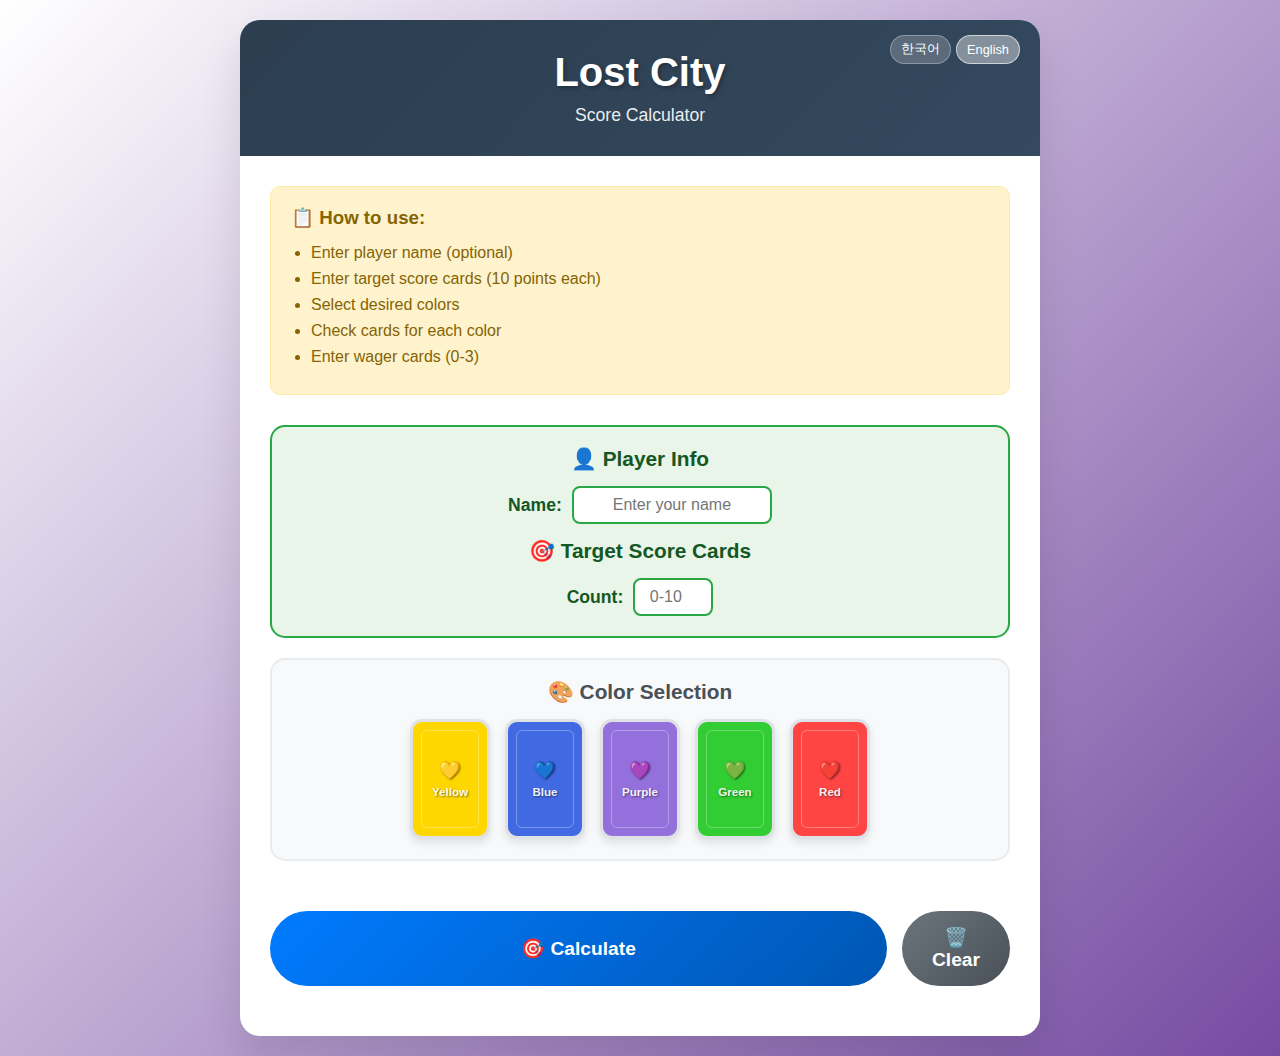
<file: lostcitycal.html>
<!DOCTYPE html>
<html lang="en">
<head>
    <meta charset="UTF-8">
    <meta name="viewport" content="width=device-width, initial-scale=1.0">
    <title>로스트시티 점수 계산기</title>
    <link rel="stylesheet" href="styles.css">
</head>
<body>
    <div class="container">
        <div class="header">
            <div class="language-toggle">
                <button class="lang-btn active" id="lang-kr">한국어</button>
                <button class="lang-btn" id="lang-en">English</button>
            </div>
            <h1 data-kr="로스트시티" data-en="Lost City">로스트시티</h1>
            <p data-kr="점수 계산" data-en="Score Calculator">점수 계산</p>
        </div>
        
        <div class="content">
            <div class="instructions">
                <h3 data-kr="📋 사용법:" data-en="📋 How to use:">📋 사용법:</h3>
                <ul>
                    <li data-kr="플레이어 이름을 입력하세요 (선택사항)" data-en="Enter player name (optional)">플레이어 이름을 입력하세요 (선택사항)</li>
                    <li data-kr="목표점수 카드 개수를 입력하세요 (개당 10점)" data-en="Enter target score cards (10 points each)">목표점수 카드 개수를 입력하세요 (개당 10점)</li>
                    <li data-kr="원하는 색상을 선택하세요" data-en="Select desired colors">원하는 색상을 선택하세요</li>
                    <li data-kr="각 색상의 카드를 체크하세요" data-en="Check cards for each color">각 색상의 카드를 체크하세요</li>
                    <li data-kr="연구 카드 개수를 입력하세요 (0-3)" data-en="Enter wager cards (0-3)">연구 카드 개수를 입력하세요 (0-3)</li>
                </ul>
            </div>

            <div class="bonus-cards-section">
                <h3 data-kr="👤 플레이어 정보" data-en="👤 Player Info">👤 플레이어 정보</h3>
                <div class="bonus-input" style="margin-bottom: 15px;">
                    <label for="player-name" data-kr="이름:" data-en="Name:">이름:</label>
                    <input type="text" id="player-name" placeholder="이름을 입력하세요">
                </div>
                <h3 data-kr="🎯 목표점수 카드" data-en="🎯 Target Score Cards">🎯 목표점수 카드</h3>
                <div class="bonus-input">
                    <label for="target-cards" data-kr="개수:" data-en="Count:">개수:</label>
                    <input type="number" id="target-cards" min="0" max="10" placeholder="0-10">
                </div>
            </div>

            <div class="color-selector">
                <h3 data-kr="🎨 색상 선택" data-en="🎨 Color Selection">🎨 색상 선택</h3>
                <div class="color-buttons">
                    <button class="color-btn" data-color="yellow" style="background-color: #ffd700;">
                        <div class="card-number">💛</div>
                        <div class="card-suit" data-kr="노랑" data-en="Yellow">노랑</div>
                    </button>
                    <button class="color-btn" data-color="blue" style="background-color: #4169e1;">
                        <div class="card-number">💙</div>
                        <div class="card-suit" data-kr="파랑" data-en="Blue">파랑</div>
                    </button>
                    <button class="color-btn" data-color="purple" style="background-color: #9370db;">
                        <div class="card-number">💜</div>
                        <div class="card-suit" data-kr="보라" data-en="Purple">보라</div>
                    </button>
                    <button class="color-btn" data-color="green" style="background-color: #32cd32;">
                        <div class="card-number">💚</div>
                        <div class="card-suit" data-kr="초록" data-en="Green">초록</div>
                    </button>
                    <button class="color-btn" data-color="red" style="background-color: #ff4444;">
                        <div class="card-number">❤️</div>
                        <div class="card-suit" data-kr="빨강" data-en="Red">빨강</div>
                    </button>
                </div>
            </div>

            <div class="card-inputs">
                <div class="expedition" data-color="yellow" style="display: none;">
                    <h3 data-kr="💛 노랑 탐험" data-en="💛 Yellow">💛 노랑 탐험</h3>
                    <div class="investment-input">
                        <label for="yellow-wager" data-kr="연구 카드:" data-en="Wager:">연구 카드:</label>
                        <input type="number" id="yellow-wager" min="0" max="3" placeholder="0-3">
                    </div>
                    <div class="card-checkboxes">
                        <div class="card-checkbox"><input type="checkbox" id="yellow-2" value="2"><label for="yellow-2">2</label></div>
                        <div class="card-checkbox"><input type="checkbox" id="yellow-3" value="3"><label for="yellow-3">3</label></div>
                        <div class="card-checkbox"><input type="checkbox" id="yellow-4" value="4"><label for="yellow-4">4</label></div>
                        <div class="card-checkbox"><input type="checkbox" id="yellow-5" value="5"><label for="yellow-5">5</label></div>
                        <div class="card-checkbox"><input type="checkbox" id="yellow-6" value="6"><label for="yellow-6">6</label></div>
                        <div class="card-checkbox"><input type="checkbox" id="yellow-7" value="7"><label for="yellow-7">7</label></div>
                        <div class="card-checkbox"><input type="checkbox" id="yellow-8" value="8"><label for="yellow-8">8</label></div>
                        <div class="card-checkbox"><input type="checkbox" id="yellow-9" value="9"><label for="yellow-9">9</label></div>
                        <div class="card-checkbox"><input type="checkbox" id="yellow-10" value="10"><label for="yellow-10">10</label></div>
                    </div>
                </div>

                <div class="expedition" data-color="blue" style="display: none;">
                    <h3 data-kr="💙 파랑 탐험" data-en="💙 Blue">💙 파랑 탐험</h3>
                    <div class="investment-input">
                        <label for="blue-wager" data-kr="연구 카드:" data-en="Wager:">연구 카드:</label>
                        <input type="number" id="blue-wager" min="0" max="3" placeholder="0-3">
                    </div>
                    <div class="card-checkboxes">
                        <div class="card-checkbox"><input type="checkbox" id="blue-2" value="2"><label for="blue-2">2</label></div>
                        <div class="card-checkbox"><input type="checkbox" id="blue-3" value="3"><label for="blue-3">3</label></div>
                        <div class="card-checkbox"><input type="checkbox" id="blue-4" value="4"><label for="blue-4">4</label></div>
                        <div class="card-checkbox"><input type="checkbox" id="blue-5" value="5"><label for="blue-5">5</label></div>
                        <div class="card-checkbox"><input type="checkbox" id="blue-6" value="6"><label for="blue-6">6</label></div>
                        <div class="card-checkbox"><input type="checkbox" id="blue-7" value="7"><label for="blue-7">7</label></div>
                        <div class="card-checkbox"><input type="checkbox" id="blue-8" value="8"><label for="blue-8">8</label></div>
                        <div class="card-checkbox"><input type="checkbox" id="blue-9" value="9"><label for="blue-9">9</label></div>
                        <div class="card-checkbox"><input type="checkbox" id="blue-10" value="10"><label for="blue-10">10</label></div>
                    </div>
                </div>

                <div class="expedition" data-color="purple" style="display: none;">
                    <h3 data-kr="💜 보라 탐험" data-en="💜 Purple">💜 보라 탐험</h3>
                    <div class="investment-input">
                        <label for="purple-wager" data-kr="연구 카드:" data-en="Wager:">연구 카드:</label>
                        <input type="number" id="purple-wager" min="0" max="3" placeholder="0-3">
                    </div>
                    <div class="card-checkboxes">
                        <div class="card-checkbox"><input type="checkbox" id="purple-2" value="2"><label for="purple-2">2</label></div>
                        <div class="card-checkbox"><input type="checkbox" id="purple-3" value="3"><label for="purple-3">3</label></div>
                        <div class="card-checkbox"><input type="checkbox" id="purple-4" value="4"><label for="purple-4">4</label></div>
                        <div class="card-checkbox"><input type="checkbox" id="purple-5" value="5"><label for="purple-5">5</label></div>
                        <div class="card-checkbox"><input type="checkbox" id="purple-6" value="6"><label for="purple-6">6</label></div>
                        <div class="card-checkbox"><input type="checkbox" id="purple-7" value="7"><label for="purple-7">7</label></div>
                        <div class="card-checkbox"><input type="checkbox" id="purple-8" value="8"><label for="purple-8">8</label></div>
                        <div class="card-checkbox"><input type="checkbox" id="purple-9" value="9"><label for="purple-9">9</label></div>
                        <div class="card-checkbox"><input type="checkbox" id="purple-10" value="10"><label for="purple-10">10</label></div>
                    </div>
                </div>

                <div class="expedition" data-color="green" style="display: none;">
                    <h3 data-kr="💚 초록 탐험" data-en="💚 Green">💚 초록 탐험</h3>
                    <div class="investment-input">
                        <label for="green-wager" data-kr="연구 카드:" data-en="Wager:">연구 카드:</label>
                        <input type="number" id="green-wager" min="0" max="3" placeholder="0-3">
                    </div>
                    <div class="card-checkboxes">
                        <div class="card-checkbox"><input type="checkbox" id="green-2" value="2"><label for="green-2">2</label></div>
                        <div class="card-checkbox"><input type="checkbox" id="green-3" value="3"><label for="green-3">3</label></div>
                        <div class="card-checkbox"><input type="checkbox" id="green-4" value="4"><label for="green-4">4</label></div>
                        <div class="card-checkbox"><input type="checkbox" id="green-5" value="5"><label for="green-5">5</label></div>
                        <div class="card-checkbox"><input type="checkbox" id="green-6" value="6"><label for="green-6">6</label></div>
                        <div class="card-checkbox"><input type="checkbox" id="green-7" value="7"><label for="green-7">7</label></div>
                        <div class="card-checkbox"><input type="checkbox" id="green-8" value="8"><label for="green-8">8</label></div>
                        <div class="card-checkbox"><input type="checkbox" id="green-9" value="9"><label for="green-9">9</label></div>
                        <div class="card-checkbox"><input type="checkbox" id="green-10" value="10"><label for="green-10">10</label></div>
                    </div>
                </div>

                <div class="expedition" data-color="red" style="display: none;">
                    <h3 data-kr="❤️ 빨강 탐험" data-en="❤️ Red">❤️ 빨강 탐험</h3>
                    <div class="investment-input">
                        <label for="red-wager" data-kr="연구 카드:" data-en="Wager:">연구 카드:</label>
                        <input type="number" id="red-wager" min="0" max="3" placeholder="0-3">
                    </div>
                    <div class="card-checkboxes">
                        <div class="card-checkbox"><input type="checkbox" id="red-2" value="2"><label for="red-2">2</label></div>
                        <div class="card-checkbox"><input type="checkbox" id="red-3" value="3"><label for="red-3">3</label></div>
                        <div class="card-checkbox"><input type="checkbox" id="red-4" value="4"><label for="red-4">4</label></div>
                        <div class="card-checkbox"><input type="checkbox" id="red-5" value="5"><label for="red-5">5</label></div>
                        <div class="card-checkbox"><input type="checkbox" id="red-6" value="6"><label for="red-6">6</label></div>
                        <div class="card-checkbox"><input type="checkbox" id="red-7" value="7"><label for="red-7">7</label></div>
                        <div class="card-checkbox"><input type="checkbox" id="red-8" value="8"><label for="red-8">8</label></div>
                        <div class="card-checkbox"><input type="checkbox" id="red-9" value="9"><label for="red-9">9</label></div>
                        <div class="card-checkbox"><input type="checkbox" id="red-10" value="10"><label for="red-10">10</label></div>
                    </div>
                </div>
            </div>

            <div class="button-group">
                <button class="calculate-btn" onclick="calculateScore()" data-kr="🎯 점수 계산" data-en="🎯 Calculate">🎯 점수 계산</button>
                <button class="clear-btn" onclick="clearAll()" data-kr="🗑️ 리셋" data-en="🗑️ Clear">🗑️ 리셋</button>
            </div>

            <div class="error" id="error-message"></div>

            <div class="results" id="results">
                <h3 data-kr="📊 점수 상세" data-en="📊 Score Breakdown">📊 점수 상세</h3>
                <div class="score-breakdown" id="score-breakdown"></div>
                <div class="total-score" id="total-score"></div>
            </div>

            <div class="leaderboard" id="leaderboard" style="display: none;">
                <div style="display: flex; justify-content: space-between; align-items: center; margin-bottom: 15px;">
                    <h3 data-kr="🏆 점수 기록" data-en="🏆 Leaderboard">🏆 점수 기록</h3>
                    <button class="clear-history-btn" onclick="clearHistory()" data-kr="기록 삭제" data-en="Clear">기록 삭제</button>
                </div>
                <div class="leaderboard-list" id="leaderboard-list"></div>
            </div>
        </div>
    </div>
    
    <script src="script.js"></script>
</body>
</html>
</file>
<file: styles.css>
* {
    margin: 0;
    padding: 0;
    box-sizing: border-box;
}

body {
    font-family: 'Segoe UI', Tahoma, Geneva, Verdana, sans-serif;
    background: linear-gradient(135deg, white 0%, #764ba2 100%);
    min-height: 100vh;
    padding: 20px;
}

.container {
    max-width: 800px;
    margin: 0 auto;
    background: white;
    border-radius: 20px;
    box-shadow: 0 20px 40px rgba(0,0,0,0.1);
    overflow: hidden;
}

.header {
    background: linear-gradient(135deg, #2c3e50 0%, #34495e 100%);
    color: white;
    padding: 30px;
    text-align: center;
    position: relative;
}

.language-toggle {
    position: absolute;
    top: 15px;
    right: 20px;
    display: flex;
    gap: 5px;
}

.lang-btn {
    background: rgba(255, 255, 255, 0.2);
    color: white;
    border: 1px solid rgba(255, 255, 255, 0.3);
    padding: 5px 10px;
    border-radius: 15px;
    font-size: 0.8em;
    cursor: pointer;
    transition: all 0.3s ease;
}

.lang-btn:hover {
    background: rgba(255, 255, 255, 0.3);
}

.lang-btn.active {
    background: rgba(255, 255, 255, 0.4);
    border-color: rgba(255, 255, 255, 0.6);
}

.header h1 {
    font-size: 2.5em;
    margin-bottom: 10px;
    text-shadow: 2px 2px 4px rgba(0,0,0,0.3);
}

.header p {
    font-size: 1.1em;
    opacity: 0.9;
}

.content {
    padding: 30px;
}

.instructions {
    background: #fff3cd;
    border: 1px solid #ffeaa7;
    border-radius: 10px;
    padding: 20px;
    margin-bottom: 30px;
}

.instructions h3 {
    color: #856404;
    margin-bottom: 15px;
}

.instructions ul {
    color: #856404;
    padding-left: 20px;
}

.instructions li {
    margin-bottom: 8px;
}

.bonus-cards-section {
    background: #e8f5e8;
    border: 2px solid #28a745;
    border-radius: 15px;
    padding: 20px;
    margin-bottom: 20px;
}

.bonus-cards-section h3 {
    color: #155724;
    margin-bottom: 15px;
    text-align: center;
    font-size: 1.3em;
}

.bonus-input {
    display: flex;
    align-items: center;
    justify-content: center;
    gap: 10px;
}

.bonus-input label {
    font-weight: 600;
    color: #155724;
    font-size: 1.1em;
}

.bonus-input input {
    padding: 8px 12px;
    border: 2px solid #28a745;
    border-radius: 8px;
    font-size: 16px;
    text-align: center;
    transition: border-color 0.3s ease;
}

.bonus-input input[type="number"] {
    width: 5rem;
}

.bonus-input input[type="text"] {
    width: 200px;
}

.bonus-input input:focus {
    outline: none;
    border-color: #007bff;
    box-shadow: 0 0 0 3px rgba(0,123,255,0.1);
}

.color-selector {
    background: #f8f9fa;
    border: 2px solid #e9ecef;
    border-radius: 15px;
    padding: 20px;
    margin-bottom: 20px;
    text-align: center;
}

.color-selector h3 {
    color: #495057;
    margin-bottom: 15px;
    font-size: 1.3em;
}

.color-buttons {
    display: flex;
    justify-content: center;
    gap: 15px;
    flex-wrap: wrap;
}

.color-btn {
    width: 80px;
    height: 120px;
    border: 3px solid #dee2e6;
    border-radius: 12px;
    font-size: 0.9em;
    font-weight: 600;
    cursor: pointer;
    transition: all 0.3s ease;
    color: white;
    text-shadow: 1px 1px 2px rgba(0,0,0,0.5);
    display: flex;
    flex-direction: column;
    align-items: center;
    justify-content: center;
    position: relative;
    box-shadow: 0 4px 8px rgba(0,0,0,0.1);
}

.color-btn:hover {
    transform: translateY(-3px) rotate(2deg);
    box-shadow: 0 8px 16px rgba(0,0,0,0.2);
    border-color: #655b00;
}

.color-btn.active {
    border-color: #000000;
    box-shadow: 0 0 0 3px rgba(69, 67, 24, 0.3), 0 8px 16px rgba(221, 226, 175, 0.2);
    transform: translateY(-3px) rotate(-2deg) scale(1.05);
}

.color-btn::before {
    content: '';
    position: absolute;
    top: 8px;
    left: 8px;
    right: 8px;
    bottom: 8px;
    border: 1px solid rgba(255,255,255,0.3);
    border-radius: 6px;
    pointer-events: none;
}

.color-btn .card-number {
    font-size: 1.2em;
    font-weight: bold;
    margin-bottom: 5px;
}

.color-btn .card-suit {
    font-size: 0.8em;
    opacity: 0.9;
}

.card-inputs {
    display: grid;
    grid-template-columns: 1fr;
    gap: 20px;
    margin-bottom: 30px;
}

.expedition {
    background: #f8f9fa;
    border-radius: 15px;
    padding: 20px;
    border: 2px solid #e9ecef;
    transition: all 0.3s ease;
}

.expedition:hover {
    border-color: #007bff;
    transform: translateY(-2px);
    box-shadow: 0 5px 15px rgba(0,0,0,0.1);
}

.expedition h3 {
    color: #495057;
    margin-bottom: 20px;
    text-align: center;
    font-size: 1.3em;
}

.investment-input {
    display: flex;
    align-items: center;
    justify-content: center;
    gap: 10px;
    margin-top: 15px;
}

.investment-input label {
    font-weight: 600;
    color: #495057;
}

.investment-input input {
    width: 5rem;
    padding: 8px 12px;
    border: 2px solid #dee2e6;
    border-radius: 8px;
    font-size: 16px;
    text-align: center;
    transition: border-color 0.3s ease;
}

.card-checkboxes {
    display: grid;
    grid-template-columns: repeat(5, 1fr);
    gap: 8px;
    margin-bottom: 15px;
}

.card-checkbox {
    display: flex;
    flex-direction: column;
    align-items: center;
    gap: 5px;
}

.card-checkbox input[type="checkbox"] {
    width: 20px;
    height: 20px;
    cursor: pointer;
}

.card-checkbox label {
    font-size: 0.9em;
    font-weight: 600;
    color: #495057;
    text-align: center;
    cursor: pointer;
}

.button-group {
    display: flex;
    gap: 15px;
    margin-bottom: 20px;
}

.calculate-btn {
    background: linear-gradient(135deg, #007bff 0%, #0056b3 100%);
    color: white;
    border: none;
    padding: 15px 30px;
    font-size: 1.2em;
    border-radius: 50px;
    cursor: pointer;
    transition: all 0.3s ease;
    width: 100%;
    font-weight: 600;
}

.calculate-btn:hover {
    transform: translateY(-2px);
    box-shadow: 0 10px 25px rgba(0,123,255,0.3);
}

.calculate-btn:active {
    transform: translateY(0);
}

.clear-btn {
    background: linear-gradient(135deg, #6c757d 0%, #495057 100%);
    color: white;
    border: none;
    padding: 15px 30px;
    font-size: 1.2em;
    border-radius: 50px;
    cursor: pointer;
    transition: all 0.3s ease;
    flex: 1;
    font-weight: 600;
}

.clear-btn:hover {
    transform: translateY(-2px);
    box-shadow: 0 10px 25px rgba(108,117,125,0.3);
}

.clear-btn:active {
    transform: translateY(0);
}

.error {
    background: #f8d7da;
    border: 1px solid #f5c6cb;
    color: #721c24;
    padding: 15px;
    border-radius: 10px;
    margin-top: 20px;
    display: none;
}

.error.show {
    display: block;
}

.results {
    background: #e8f5e8;
    border: 2px solid #28a745;
    border-radius: 15px;
    padding: 20px;
    margin-top: 20px;
    display: none;
}

.results.show {
    display: block;
    animation: slideIn 0.5s ease;
}

@keyframes slideIn {
    from {
        opacity: 0;
        transform: translateY(-20px);
    }
    to {
        opacity: 1;
        transform: translateY(0);
    }
}

.score-breakdown {
    margin-top: 15px;
}

.score-item {
    display: flex;
    justify-content: space-between;
    padding: 8px 0;
    border-bottom: 1px solid #c3e6c3;
}

.score-item:last-child {
    border-bottom: none;
}

.total-score {
    font-size: 1.5em;
    font-weight: bold;
    color: #155724;
    text-align: center;
    margin-top: 15px;
    padding: 15px;
    background: #d4edda;
    border-radius: 10px;
}

.leaderboard {
    background: #fff9e6;
    border: 2px solid #ffd700;
    border-radius: 15px;
    padding: 20px;
    margin-top: 20px;
}

.leaderboard h3 {
    color: #856404;
    margin: 0;
    font-size: 1.3em;
}

.clear-history-btn {
    background: #dc3545;
    color: white;
    border: none;
    padding: 8px 16px;
    border-radius: 8px;
    cursor: pointer;
    font-size: 0.9em;
    transition: all 0.3s ease;
}

.clear-history-btn:hover {
    background: #c82333;
    transform: translateY(-2px);
}

.leaderboard-list {
    margin-top: 15px;
}

.leaderboard-item {
    display: grid;
    grid-template-columns: 40px 1fr 80px 120px;
    gap: 10px;
    padding: 12px;
    background: white;
    border-radius: 8px;
    margin-bottom: 8px;
    align-items: center;
    transition: all 0.3s ease;
    border: 2px solid transparent;
}

.leaderboard-item:hover {
    transform: translateX(5px);
    border-color: #ffd700;
    box-shadow: 0 2px 8px rgba(255, 215, 0, 0.3);
}

.leaderboard-item.rank-1 {
    background: linear-gradient(135deg, #ffd700 0%, #ffed4e 100%);
    border-color: #d4af37;
}

.leaderboard-item.rank-2 {
    background: linear-gradient(135deg, #c0c0c0 0%, #e8e8e8 100%);
    border-color: #a8a8a8;
}

.leaderboard-item.rank-3 {
    background: linear-gradient(135deg, #cd7f32 0%, #e89e6d 100%);
    border-color: #b5692d;
}

.rank-number {
    font-size: 1.4em;
    font-weight: bold;
    color: #495057;
    text-align: center;
}

.rank-1 .rank-number {
    color: #b8860b;
}

.rank-2 .rank-number {
    color: #6c757d;
}

.rank-3 .rank-number {
    color: #8b4513;
}

.player-name {
    font-weight: 600;
    color: #495057;
    overflow: hidden;
    text-overflow: ellipsis;
    white-space: nowrap;
}

.rank-1 .player-name {
    color: #7d5f00;
}

.rank-2 .player-name {
    color: #495057;
}

.rank-3 .player-name {
    color: #6d3410;
}

.score-value {
    font-size: 1.2em;
    font-weight: bold;
    color: #28a745;
    text-align: right;
}

.rank-1 .score-value {
    color: #7d5f00;
}

.rank-2 .score-value {
    color: #495057;
}

.rank-3 .score-value {
    color: #6d3410;
}

.timestamp {
    font-size: 0.85em;
    color: #6c757d;
    text-align: right;
}

/* Responsive Design */
@media (max-width: 768px) {
    .card-checkboxes {
        grid-template-columns: repeat(3, 1fr);
        gap: 12px;
    }
    
    .header h1 {
        font-size: 2em;
    }
    
    .content {
        padding: 20px;
    }
    
    .expedition {
        padding: 15px;
    }
    
    .card-checkbox label {
        font-size: 0.8em;
    }

    .leaderboard-item {
        grid-template-columns: 30px 1fr 70px;
        gap: 8px;
    }

    .timestamp {
        display: none;
    }
}

@media (max-width: 480px) {
    .card-checkboxes {
        grid-template-columns: repeat(2, 1fr);
        gap: 15px;
    }
    
    .header h1 {
        font-size: 1.8em;
    }
    
    .container {
        margin: 10px;
    }
}
</file>
